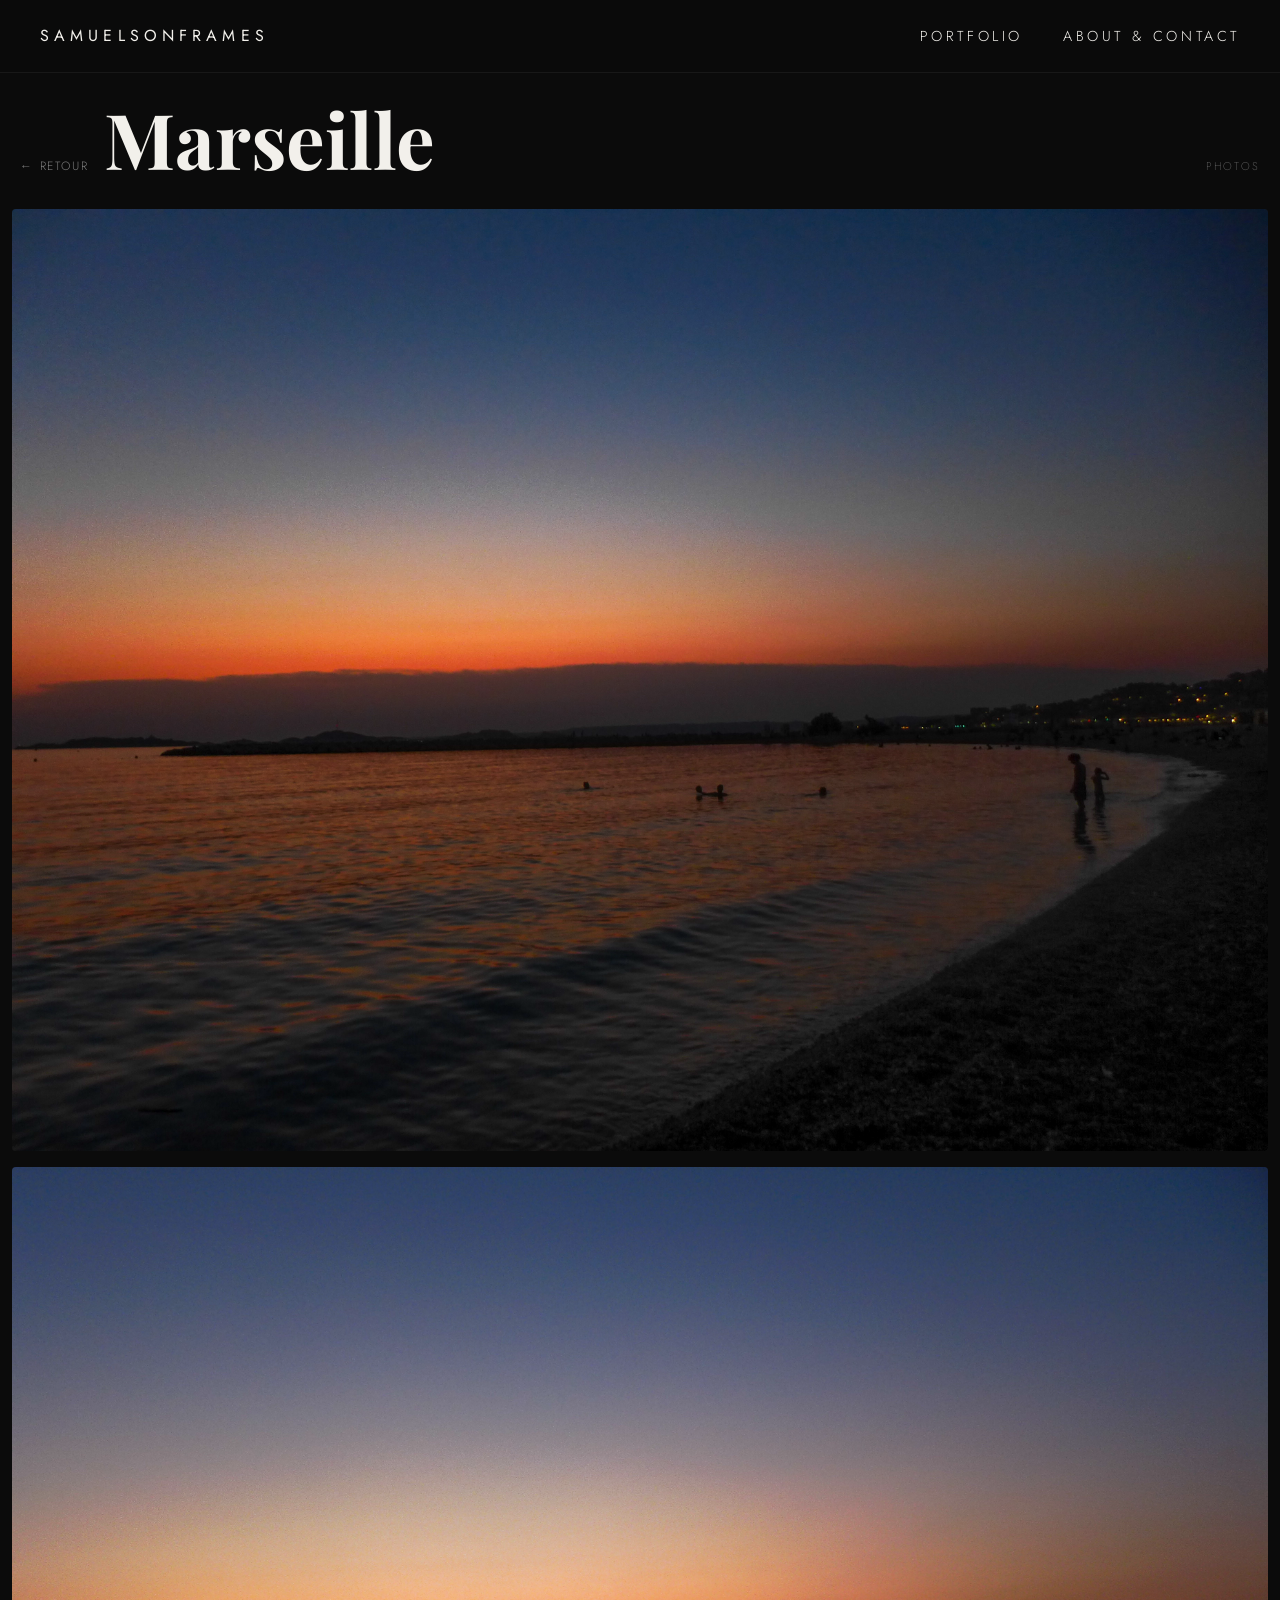
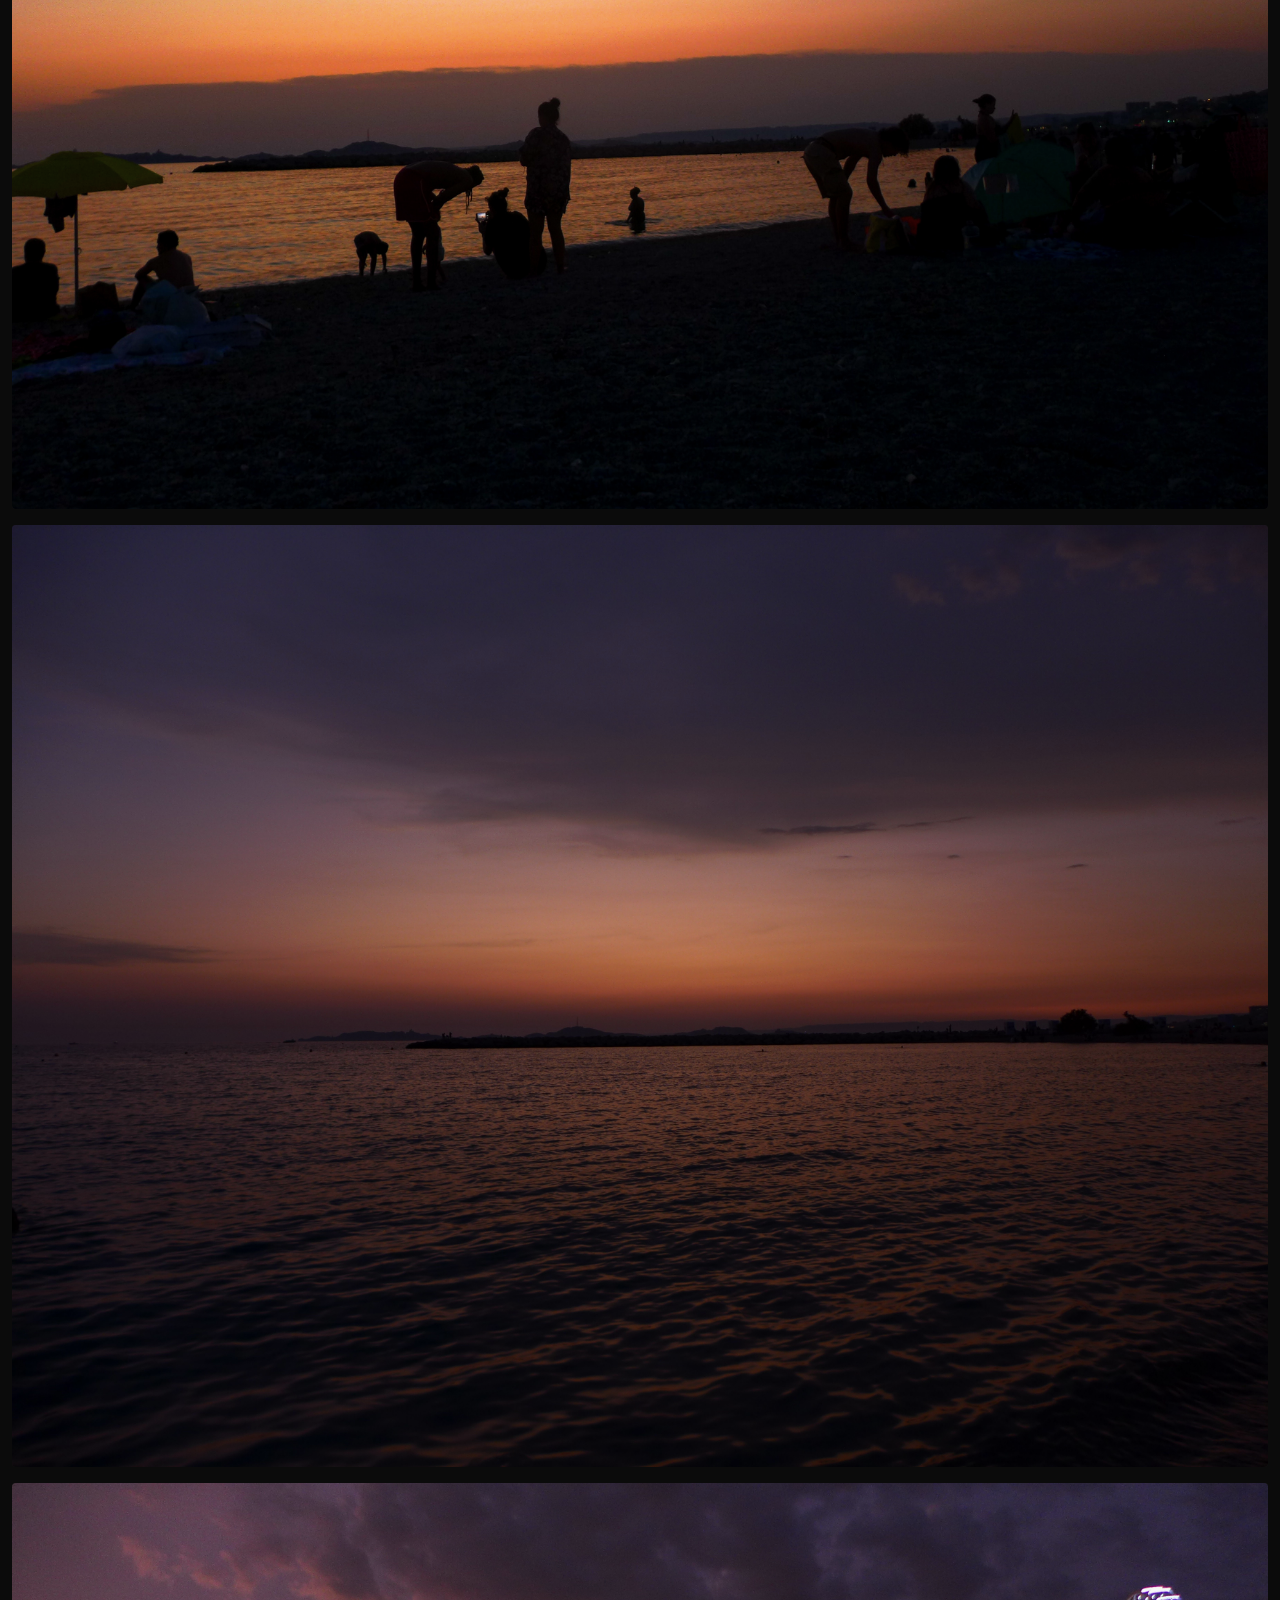
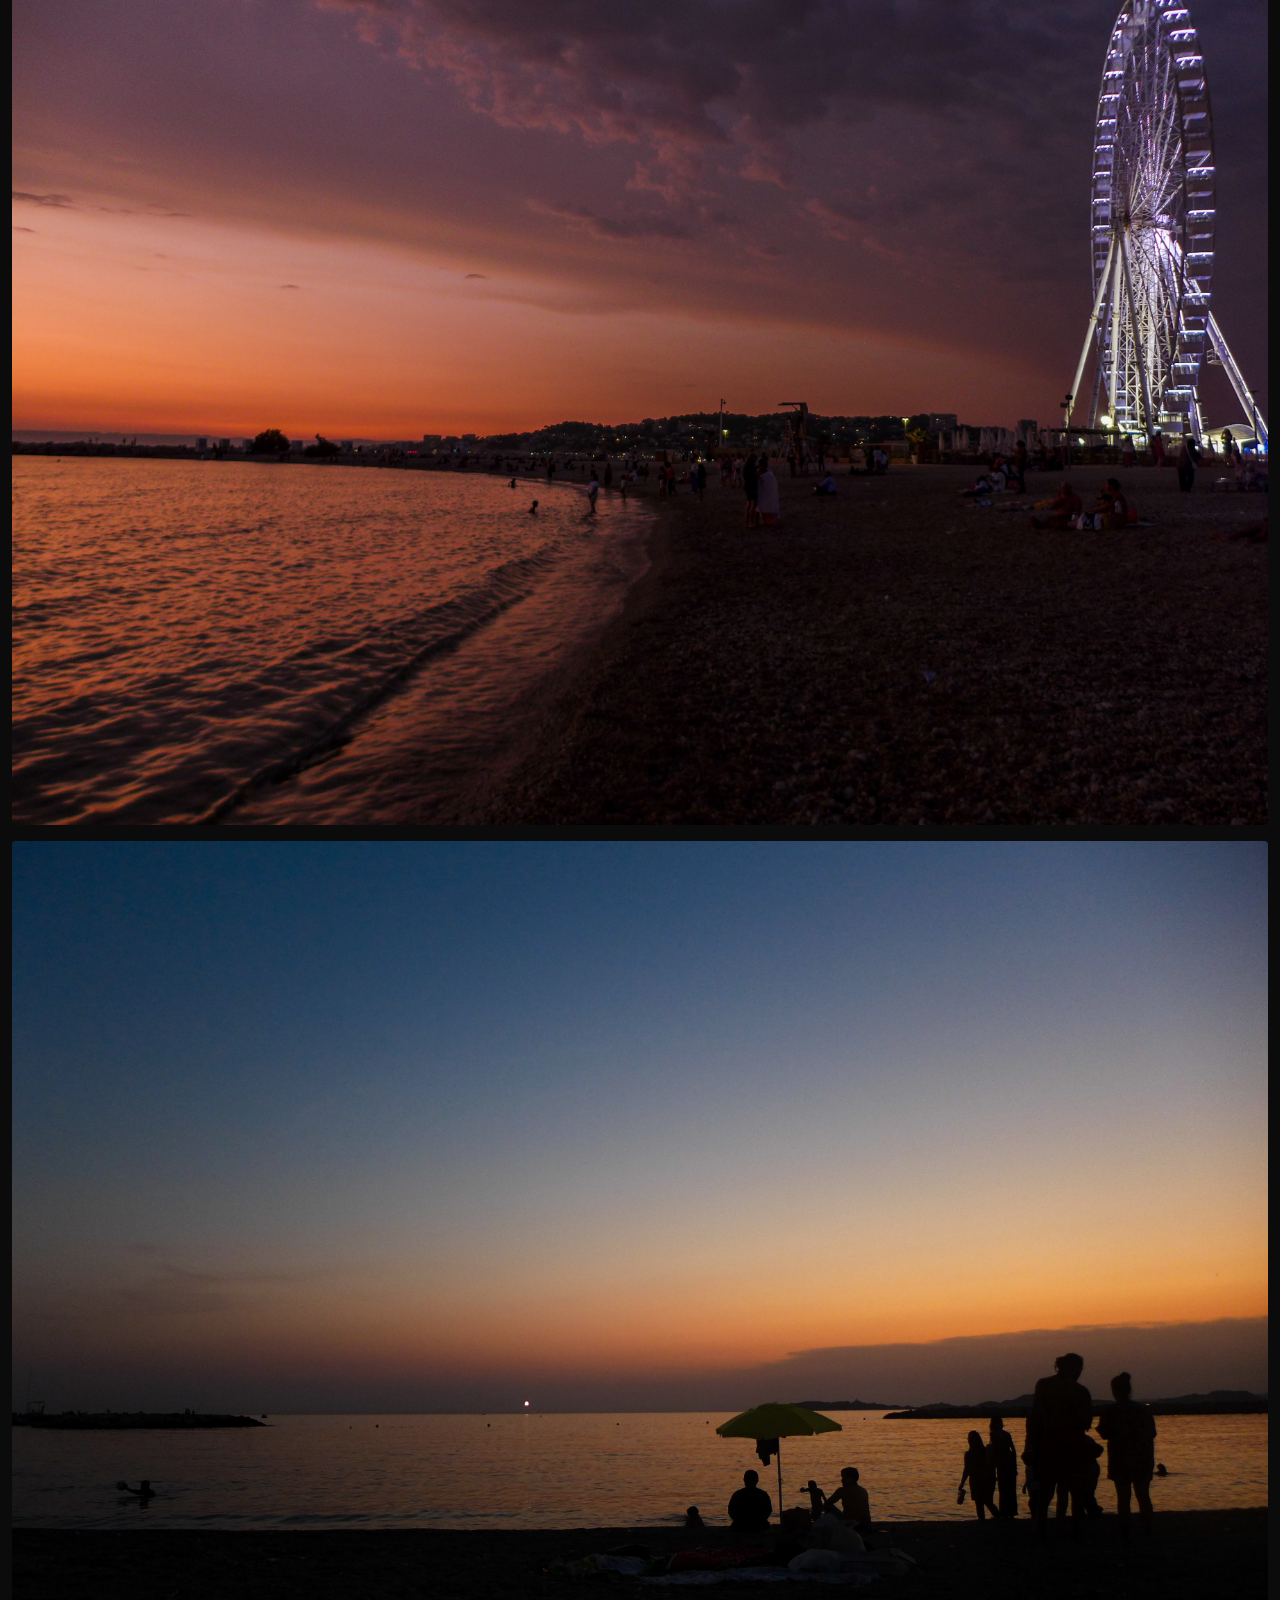
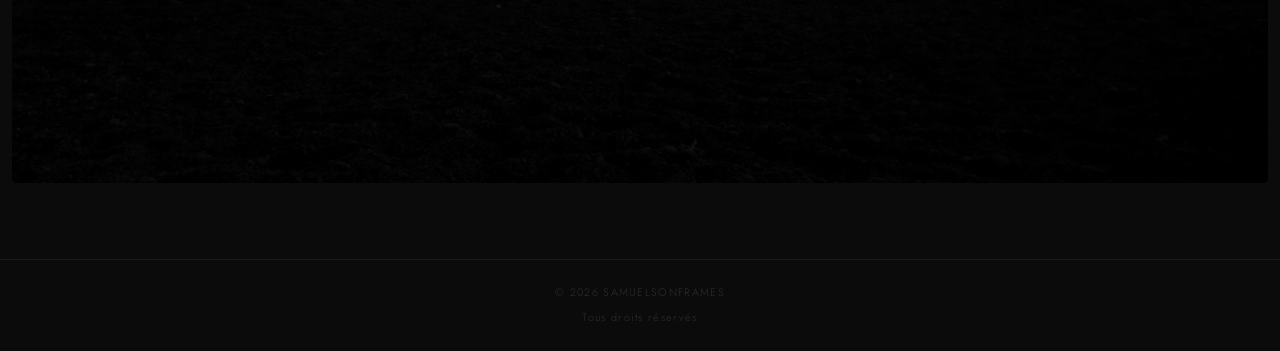
<file: marseille.html>
<!DOCTYPE html>
<html lang="fr">
<head>
  <meta charset="UTF-8" />
  <meta name="viewport" content="width=device-width, initial-scale=1.0" />
  <title>Marseille — SAMUELSONFRAMES</title>
  <link rel="stylesheet" href="css/style.css" />
  <link href="https://fonts.googleapis.com/css2?family=Playfair+Display:ital,wght@0,400;0,700;1,400&family=Jost:wght@200;300;400&display=swap" rel="stylesheet" />
</head>
<body class="page-galerie">

  <header class="header">
    <nav class="nav">
      <a href="index.html" class="nav-brand">SAMUELSONFRAMES</a>
      <input type="checkbox" id="nav-toggle" class="nav-toggle-input" />
      <label for="nav-toggle" class="nav-burger">
        <span></span>
        <span></span>
        <span></span>
      </label>
      <ul class="nav-links">
        <li><a href="index.html" class="nav-link">Portfolio</a></li>
        <li><a href="about.html" class="nav-link">About & Contact</a></li>
      </ul>
    </nav>
  </header>

  <section class="galerie-header">
    <a href="index.html" class="back-link">← Retour</a>
    <h1 class="galerie-title">Marseille</h1>
    <p class="galerie-count">photos</p>
  </section>

  <main class="galerie-grid">

    <div class="galerie-item">
      <img src="marseille/marseille.jpg" alt="Marseille" />
    </div>

    <div class="galerie-item">
      <img src="marseille/marseille1.jpg" alt="Marseille 1" />
    </div>

    <div class="galerie-item">
      <img src="marseille/marseille2.jpg" alt="Marseille 2" />
    </div>

    <div class="galerie-item">
      <img src="marseille/marseille3.jpg" alt="Marseille 3" />
    </div>

    <div class="galerie-item">
      <img src="marseille/marseille4.jpg" alt="Marseille 4" />
    </div>


  </main>

  <footer class="footer">
    <span>© 2026 SAMUELSONFRAMES</span>
    <span>Tous droits réservés</span>
  </footer>

</body>
</html>
</file>
<file: css/style.css>
:root {
  --black:      #0b0b0b;
  --white:      #f2f0eb;
  --grey-dark:  #181818;
  --grey-mid:   #2e2e2e;
  --grey-light: #7a7a7a;
  --accent:     #d4af7a;
  --accent-dim: rgba(212, 175, 122, 0.15);
  --nav-h:      72px;
  --font-display: 'Playfair Display', Georgia, serif;
  --font-body:    'Jost', sans-serif;
  --ease:       cubic-bezier(0.4, 0, 0.2, 1);
  --radius:     4px;
}

/* ── RESET ──────────────────────────────────── */
*, *::before, *::after {
  margin: 0; padding: 0;
  box-sizing: border-box;
}

html { scroll-behavior: smooth; font-size: 16px; }

body {
  background: var(--black);
  color: var(--white);
  font-family: var(--font-body);
  font-weight: 300;
  line-height: 1.6;
  overflow-x: hidden;
}

img, video {
  display: block;
  max-width: 100%;
}

a { color: inherit; text-decoration: none; }

/* ════════════════════════════════════════════════
   NAVIGATION
════════════════════════════════════════════════ */

/* Cache la checkbox (c'est juste un interrupteur) */
.nav-toggle-input { display: none; }

.header {
  position: fixed;
  top: 0; left: 0; right: 0;
  z-index: 500;
  background: rgba(11, 11, 11, 0.88);
  backdrop-filter: blur(14px);
  -webkit-backdrop-filter: blur(14px);
  border-bottom: 1px solid rgba(255,255,255,0.06);
}

.nav {
  display: flex;
  align-items: center;
  justify-content: space-between;
  max-width: 1400px;
  margin: 0 auto;
  padding: 0 40px;
  height: var(--nav-h);
  position: relative;
}

.nav-brand {
  font-family: var(--font-body);
  font-weight: 400;
  font-size: 1rem;
  letter-spacing: 0.32em;
  color: var(--white);
  flex-shrink: 0;
  transition: color 0.3s;
}
.nav-brand:hover { color: var(--accent); }

/* Liens de navigation */
.nav-links {
  display: flex;
  gap: 40px;
  list-style: none;
}

.nav-link {
  font-family: var(--font-body);
  font-weight: 300;
  font-size: 0.72rem;
  letter-spacing: 0.18em;
  text-transform: uppercase;
  color: var(--grey-light);
  padding-bottom: 3px;
  border-bottom: 1px solid transparent;
  transition: color 0.3s, border-color 0.3s;
}
.nav-link:hover,
.nav-link.active {
  color: var(--white);
  border-bottom-color: var(--accent);
}

/* Burger (mobile) */
.nav-burger {
  display: none;
  flex-direction: column;
  gap: 5px;
  padding: 8px;
  z-index: 600;
}
.nav-burger span {
  display: block;
  width: 24px;
  height: 1.5px;
  background: var(--white);
  transition: transform 0.35s var(--ease), opacity 0.3s;
}

/* Burger ouvert → croix */
.nav-toggle-input:checked ~ .nav-burger span:nth-child(1) {
  transform: translateY(6.5px) rotate(45deg);
}
.nav-toggle-input:checked ~ .nav-burger span:nth-child(2) {
  opacity: 0;
}
.nav-toggle-input:checked ~ .nav-burger span:nth-child(3) {
  transform: translateY(-6.5px) rotate(-45deg);
}

/* ════════════════════════════════════════════════
   PAGE HOME — HERO
════════════════════════════════════════════════ */

.home-hero {
  padding-top: calc(var(--nav-h) + 80px);
  padding-bottom: 48px;
  padding-left: 60px;
  padding-right: 60px;
  max-width: 1400px;
  margin: 0 auto;
}

.home-hero-sub {
  font-family: var(--font-body);
  font-weight: 200;
  font-size: 0.7rem;
  letter-spacing: 0.38em;
  text-transform: uppercase;
  color: var(--grey-light);
  margin-bottom: 16px;
}

.home-hero-title {
  font-family: var(--font-display);
  font-weight: 400;
  font-size: clamp(2.8rem, 6vw, 6rem);
  line-height: 1.05;
  color: var(--white);
}
.home-hero-title em {
  font-style: italic;
  color: var(--accent);
}

/* ════════════════════════════════════════════════
   GRILLE PHOTOS — 2 par ligne, 3 lignes
════════════════════════════════════════════════ */

.grid-section {
  padding: 0 40px 80px;
  max-width: 1400px;
  margin: 0 auto;
}

.photo-grid {
  display: grid;
  grid-template-columns: repeat(2, 1fr);
  gap: 20px;
}

/* Chaque carte = un lien cliquable */
.photo-card {
  display: block;
  overflow: hidden;
  border-radius: var(--radius);
  position: relative;
}

.photo-wrap {
  position: relative;
  aspect-ratio: 4 / 3;
  overflow: hidden;
  background: var(--grey-dark);
}

/* L'image */
.photo-wrap img {
  width: 100%;
  height: 100%;
  object-fit: cover;
  display: block;
  filter: grayscale(20%);
  transition: transform 0.7s var(--ease), filter 0.5s;
}

.photo-card:hover .photo-wrap img {
  transform: scale(1.06);
  filter: grayscale(0%) brightness(0.4);

}

/* Overlay noir au hover */
.photo-overlay {
  position: absolute;
  inset: 0;
  background: rgba(11, 11, 11, 0.6);
  display: flex;
  align-items: center;
  justify-content: center;
  opacity: 0;
  transition: opacity 0.4s var(--ease);
  z-index: 2;
}

.photo-card:hover .photo-overlay {
  opacity: 1;
}

/* Titre centré sur l'overlay */
.photo-title {
  font-family: var(--font-display);
  font-style: italic;
  font-size: clamp(1.8rem, 3.5vw, 3.2rem);
  font-weight: 400;
  color: var(--white);
  letter-spacing: 0.04em;
  text-align: center;
  transform: translateY(10px);
  transition: transform 0.4s var(--ease);
}

.photo-card:hover .photo-title {
  transform: translateY(0);
}

/* ════════════════════════════════════════════════
   PAGE GALERIE — HEADER
════════════════════════════════════════════════ */

.galerie-header {
  padding-top: calc(var(--nav-h) + 60px);
  padding-bottom: 40px;
  padding-left: 60px;
  padding-right: 60px;
  max-width: 1400px;
  margin: 0 auto;
  display: flex;
  align-items: baseline;
  gap: 32px;
  flex-wrap: wrap;
}

.back-link {
  font-family: var(--font-body);
  font-weight: 300;
  font-size: 0.75rem;
  letter-spacing: 0.15em;
  text-transform: uppercase;
  color: var(--grey-light);
  transition: color 0.3s;
  white-space: nowrap;
}
.back-link:hover { color: var(--accent); }

.galerie-title {
  font-family: var(--font-display);
  font-weight: 700;
  font-size: clamp(2.5rem, 6vw, 5rem);
  color: var(--white);
  line-height: 1;
}

.galerie-count {
  font-family: var(--font-body);
  font-weight: 200;
  font-size: 0.7rem;
  letter-spacing: 0.2em;
  text-transform: uppercase;
  color: var(--grey-light);
  margin-left: auto;
}

/* ── Grille masonry de la galerie ── */
.galerie-grid {
  column-count: 3;
  column-gap: 16px;
  padding: 0 40px 80px;
  max-width: 1400px;
  margin: 0 auto;
}

.galerie-item {
  break-inside: avoid;
  margin-bottom: 16px;
  position: relative;
  border-radius: var(--radius);
  overflow: hidden;
  background: var(--grey-dark);
  animation: fadeUp 0.6s var(--ease) both;
}

.galerie-item:nth-child(1) { animation-delay: 0.05s; }
.galerie-item:nth-child(2) { animation-delay: 0.1s; }
.galerie-item:nth-child(3) { animation-delay: 0.15s; }
.galerie-item:nth-child(4) { animation-delay: 0.2s; }
.galerie-item:nth-child(5) { animation-delay: 0.25s; }
.galerie-item:nth-child(6) { animation-delay: 0.3s; }

@keyframes fadeUp {
  from { opacity: 0; transform: translateY(24px); }
  to   { opacity: 1; transform: translateY(0); }
}

.galerie-item img {
  width: 100%;
  height: auto;
  display: block;
  filter: grayscale(15%);
  transition: filter 0.4s, transform 0.5s var(--ease);
}
.galerie-item:hover img { filter: grayscale(0%); transform: scale(1.03); }

.galerie-fallback {
  aspect-ratio: 3/4;
  background: linear-gradient(
    135deg,
    hsl(calc(var(--n) * 40), 10%, 15%) 0%,
    hsl(calc(var(--n) * 40), 6%, 22%) 100%
  );
  display: flex;
  align-items: center;
  justify-content: center;
  font-family: var(--font-display);
  font-size: 3rem;
  color: rgba(255,255,255,0.06);
}

/* ════════════════════════════════════════════════
   PAGE ABOUT — SECTION VIDÉO
════════════════════════════════════════════════ */

.video-section {
  position: relative;
  height: 100vh;
  min-height: 500px;
  overflow: hidden;
}

.video-wrap {
  position: relative;
  width: 100%;
  height: 100%;
}

/* Vidéo plein écran */
.bg-video {
  position: absolute;
  inset: 0;
  width: 100%;
  height: 100%;
  object-fit: cover;
  z-index: 0;
}

/* Fallback si pas de vidéo */
.video-fallback {
  display: none;
  position: absolute;
  inset: 0;
  background: linear-gradient(135deg, #111 0%, #1a1a1a 60%, #0d0d0d 100%);
  flex-direction: column;
  align-items: center;
  justify-content: center;
  gap: 16px;
  z-index: 1;
}
.video-fallback span {
  font-family: var(--font-body);
  font-size: 2rem;
  letter-spacing: 0.5em;
  font-weight: 200;
  color: rgba(255,255,255,0.3);
}
.video-fallback p {
  font-size: 0.8rem;
  color: var(--grey-light);
}
.video-fallback code {
  background: rgba(255,255,255,0.07);
  padding: 2px 8px;
  border-radius: 3px;
  font-size: 0.8rem;
  color: var(--accent);
}

/* Si erreur vidéo, montre le fallback */
.video-wrap.no-video .bg-video { display: none; }
.video-wrap.no-video .video-fallback { display: flex; }

/* Calque sombre */
.video-overlay {
  position: absolute;
  inset: 0;
  background: linear-gradient(
    to bottom,
    rgba(11,11,11,0.3) 0%,
    rgba(11,11,11,0.15) 40%,
    rgba(11,11,11,0.75) 100%
  );
  z-index: 2;
}

/* Texte sur la vidéo */
.video-content {
  position: absolute;
  bottom: 80px;
  left: 60px;
  z-index: 3;
  display: flex;
  flex-direction: column;
  gap: 20px;
}

.video-sub {
  font-family: var(--font-body);
  font-weight: 200;
  font-size: 0.7rem;
  letter-spacing: 0.38em;
  text-transform: uppercase;
  color: rgba(242,240,235,0.6);
}

.video-title {
  font-family: var(--font-display);
  font-weight: 400;
  font-size: clamp(3rem, 7vw, 8rem);
  line-height: 1;
  color: var(--white);
}
.video-title em {
  font-style: italic;
  color: var(--accent);
}

.video-cta {
  display: inline-block;
  font-family: var(--font-body);
  font-weight: 300;
  font-size: 0.75rem;
  letter-spacing: 0.2em;
  text-transform: uppercase;
  color: var(--grey-light);
  transition: color 0.3s, transform 0.3s;
  width: fit-content;
}
.video-cta:hover {
  color: var(--white);
  transform: translateX(4px);
}

/* ── Section About texte ── */
.about-section {
  padding: 100px 60px;
  max-width: 1400px;
  margin: 0 auto;
}

.about-inner {
  display: grid;
  grid-template-columns: 380px 1fr;
  gap: 80px;
  align-items: start;
}

.about-photo-wrap {
  position: relative;
  aspect-ratio: 3/4;
  border-radius: var(--radius);
  overflow: hidden;
  background: var(--grey-dark);
}
.about-photo-wrap img {
  width: 100%;
  height: 100%;
  object-fit: cover;
  filter: grayscale(20%);
}
.about-photo-fallback {
  position: absolute;
  inset: 0;
  display: flex;
  align-items: center;
  justify-content: center;
  font-family: var(--font-display);
  font-size: 10rem;
  font-weight: 400;
  color: rgba(255,255,255,0.04);
}

.about-text-wrap {
  display: flex;
  flex-direction: column;
  gap: 24px;
  padding-top: 16px;
}

.section-label {
  font-family: var(--font-body);
  font-weight: 200;
  font-size: 0.65rem;
  letter-spacing: 0.38em;
  text-transform: uppercase;
  color: var(--accent);
}

.about-name {
  font-family: var(--font-display);
  font-weight: 700;
  font-size: clamp(2rem, 4vw, 3.5rem);
  line-height: 1.05;
  color: var(--white);
}

.about-bio {
  font-family: var(--font-display);
  font-weight: 400;
  font-size: 1.15rem;
  line-height: 1.8;
  color: rgba(242,240,235,0.72);
}

.about-infos {
  display: flex;
  flex-direction: column;
  gap: 16px;
  margin-top: 16px;
  padding-top: 32px;
  border-top: 1px solid rgba(255,255,255,0.07);
}

.about-info-item {
  display: flex;
  gap: 24px;
  align-items: baseline;
}

.info-label {
  font-family: var(--font-body);
  font-size: 0.65rem;
  letter-spacing: 0.2em;
  text-transform: uppercase;
  color: var(--grey-light);
  flex-shrink: 0;
  width: 100px;
}

.info-val {
  font-family: var(--font-body);
  font-weight: 300;
  font-size: 0.9rem;
  color: var(--white);
  transition: color 0.3s;
}
a.info-val:hover { color: var(--accent); }

/* ── Séparateur ── */
.section-sep {
  display: flex;
  align-items: center;
  gap: 24px;
  padding: 0 60px;
  max-width: 1400px;
  margin: 0 auto 60px;
}
.section-sep::before,
.section-sep::after {
  content: '';
  flex: 1;
  height: 1px;
  background: rgba(255,255,255,0.07);
}
.section-sep span {
  font-family: var(--font-body);
  font-size: 0.65rem;
  font-weight: 300;
  letter-spacing: 0.3em;
  text-transform: uppercase;
  color: var(--accent);
  white-space: nowrap;
}

/* ════════════════════════════════════════════════
   FORMULAIRE DE DEVIS
════════════════════════════════════════════════ */

.contact-section {
  padding: 0 60px 100px;
  max-width: 1400px;
  margin: 0 auto;
}

.contact-inner {
  display: grid;
  grid-template-columns: 340px 1fr;
  gap: 80px;
  align-items: start;
}

.contact-intro {
  display: flex;
  flex-direction: column;
  gap: 20px;
  position: sticky;
  top: calc(var(--nav-h) + 32px);
}

.contact-title {
  font-family: var(--font-display);
  font-weight: 700;
  font-size: clamp(2rem, 3.5vw, 3rem);
  line-height: 1.05;
  color: var(--white);
}
.contact-title em {
  font-style: italic;
  color: var(--accent);
}

.contact-desc {
  font-family: var(--font-body);
  font-weight: 300;
  font-size: 0.9rem;
  line-height: 1.7;
  color: var(--grey-light);
}

.contact-mymail {
  font-family: var(--font-body);
  font-weight: 300;
  font-size: 0.8rem;
  color: var(--grey-light);
  padding: 14px 18px;
  border: 1px solid rgba(255,255,255,0.08);
  border-radius: var(--radius);
  background: rgba(255,255,255,0.03);
}
.contact-mymail strong {
  color: var(--accent);
  font-weight: 400;
}

/* Formulaire */
.devis-form {
  display: flex;
  flex-direction: column;
  gap: 24px;
}

.form-row.two-col {
  display: grid;
  grid-template-columns: 1fr 1fr;
  gap: 20px;
}

.form-group {
  display: flex;
  flex-direction: column;
  gap: 8px;
}

.form-label {
  font-family: var(--font-body);
  font-weight: 300;
  font-size: 0.68rem;
  letter-spacing: 0.18em;
  text-transform: uppercase;
  color: var(--grey-light);
}

.form-input {
  width: 100%;
  background: rgba(255,255,255,0.04);
  border: 1px solid rgba(255,255,255,0.1);
  border-radius: var(--radius);
  padding: 14px 18px;
  font-family: var(--font-body);
  font-weight: 300;
  font-size: 0.92rem;
  color: var(--white);
  transition: border-color 0.3s, background 0.3s;
  outline: none;
  appearance: none;
  -webkit-appearance: none;
}

.form-input::placeholder {
  color: var(--grey-mid);
}

.form-input:focus {
  border-color: var(--accent);
  background: rgba(212, 175, 122, 0.05);
}

.form-input:valid:not(:placeholder-shown) {
  border-color: rgba(255,255,255,0.2);
}

/* Select */
.form-select {
  background-image: url("data:image/svg+xml,%3Csvg xmlns='http://www.w3.org/2000/svg' width='12' height='7' viewBox='0 0 12 7'%3E%3Cpath d='M1 1l5 5 5-5' stroke='%237a7a7a' stroke-width='1.5' fill='none' stroke-linecap='round'/%3E%3C/svg%3E");
  background-repeat: no-repeat;
  background-position: right 18px center;
  padding-right: 44px;
  cursor: pointer;
}
.form-select option {
  background: var(--grey-dark);
  color: var(--white);
}

/* Textarea */
.form-textarea {
  resize: vertical;
  min-height: 160px;
  line-height: 1.6;
}

/* Bouton submit */
.form-submit {
  align-self: flex-start;
  background: var(--accent);
  color: var(--black);
  font-family: var(--font-body);
  font-weight: 400;
  font-size: 0.78rem;
  letter-spacing: 0.2em;
  text-transform: uppercase;
  border: none;
  border-radius: var(--radius);
  padding: 16px 40px;
  cursor: pointer;
  transition: background 0.3s, transform 0.2s, box-shadow 0.3s;
}
.form-submit:hover {
  background: #e0c28d;
  transform: translateY(-2px);
  box-shadow: 0 8px 24px rgba(212,175,122,0.2);
}
.form-submit:active {
  transform: translateY(0);
}

.form-note {
  font-family: var(--font-body);
  font-weight: 300;
  font-size: 0.7rem;
  color: var(--grey-mid);
  line-height: 1.6;
}

/* ════════════════════════════════════════════════
   FOOTER
════════════════════════════════════════════════ */
.footer {
  border-top: 1px solid rgba(255,255,255,0.06);
  padding: 28px 60px;
  display: flex;
  justify-content: space-between;
  align-items: center;
  font-family: var(--font-body);
  font-weight: 300;
  font-size: 0.68rem;
  letter-spacing: 0.12em;
  color: var(--grey-mid);
  max-width: 1400px;
  margin: 0 auto;
}

/* ════════════════════════════════════════════════
   RESPONSIVE — TABLETTE (≤ 1024px)
════════════════════════════════════════════════ */
@media (max-width: 1024px) {
  .about-inner {
    grid-template-columns: 280px 1fr;
    gap: 48px;
  }
  .contact-inner {
    grid-template-columns: 260px 1fr;
    gap: 48px;
  }
  .galerie-grid { column-count: 2; }
}

/* ════════════════════════════════════════════════
   RESPONSIVE — MOBILE (≤ 768px)
════════════════════════════════════════════════ */
@media (max-width: 768px) {

  /* Navigation mobile */
  .nav { padding: 0 20px; }
  .nav-burger { display: flex; }

  .nav-links {
  position: fixed;
  top: var(--nav-h);
  left: 0;
  right: 0;
  background: rgba(11,11,11,0.98);
  backdrop-filter: blur(12px);

  flex-direction: column;
  align-items: flex-start;
  padding: 60px 20px;

  transform: translateY(-120%);
  transition: transform 0.4s ease;

  display: flex;
}
  /* Ouvre le menu quand la checkbox est cochée */
  .nav-toggle-input:checked ~ .nav-links {
    display: flex;
  transform: translateY(0);
}
  }
  .nav-link {
    font-size: 0.9rem;
    letter-spacing: 0.25em;
    color: var(--white);
  }

  /* Home */
  .home-hero { padding: 120px 20px 32px; }
  .grid-section { padding: 0 12px 60px; }
  .photo-grid { grid-template-columns: 1fr 1fr; gap: 10px; }

  /* Galerie */
  .galerie-header { padding: 100px 20px 32px; gap: 16px; }
  .galerie-grid { column-count: 1; padding: 0 12px 60px; }

  /* About vidéo */
  .video-content { left: 20px; bottom: 60px; }

  /* About texte */
  .about-section { padding: 60px 20px; }
  .about-inner {
    grid-template-columns: 1fr;
    gap: 36px;
  }
  .about-photo-wrap { max-width: 280px; }

  /* Contact */
  .section-sep { padding: 0 20px; }
  .contact-section { padding: 0 20px 60px; }
  .contact-inner {
    grid-template-columns: 1fr;
    gap: 40px;
  }
  .contact-intro { position: static; }
  .form-row.two-col { grid-template-columns: 1fr; }
  .form-submit { width: 100%; text-align: center; }

  /* Footer */
  .footer {
    padding: 24px 20px;
    flex-direction: column;
    gap: 8px;
    text-align: center;
  }
}

/* ════════════════════════════════════════════════
   RESPONSIVE — PETIT MOBILE (≤ 480px)
════════════════════════════════════════════════ */
@media (max-width: 480px) {
  .photo-grid {
    grid-template-columns: 1fr;
  }
  .photo-wrap {
    aspect-ratio: 16/9;
  }
}

/* ════════════════════════════════════════════════
   ANIMATIONS GLOBALES
════════════════════════════════════════════════ */
@keyframes fadeIn {
  from { opacity: 0; }
  to   { opacity: 1; }
}

.page-home .photo-grid,
.page-about .video-section {
  animation: fadeIn 0.8s var(--ease) both;
}

/* Champ date — couleur du calendrier */
input[type="date"]::-webkit-calendar-picker-indicator {
  filter: invert(0.5);
  cursor: pointer;
}
</file>
